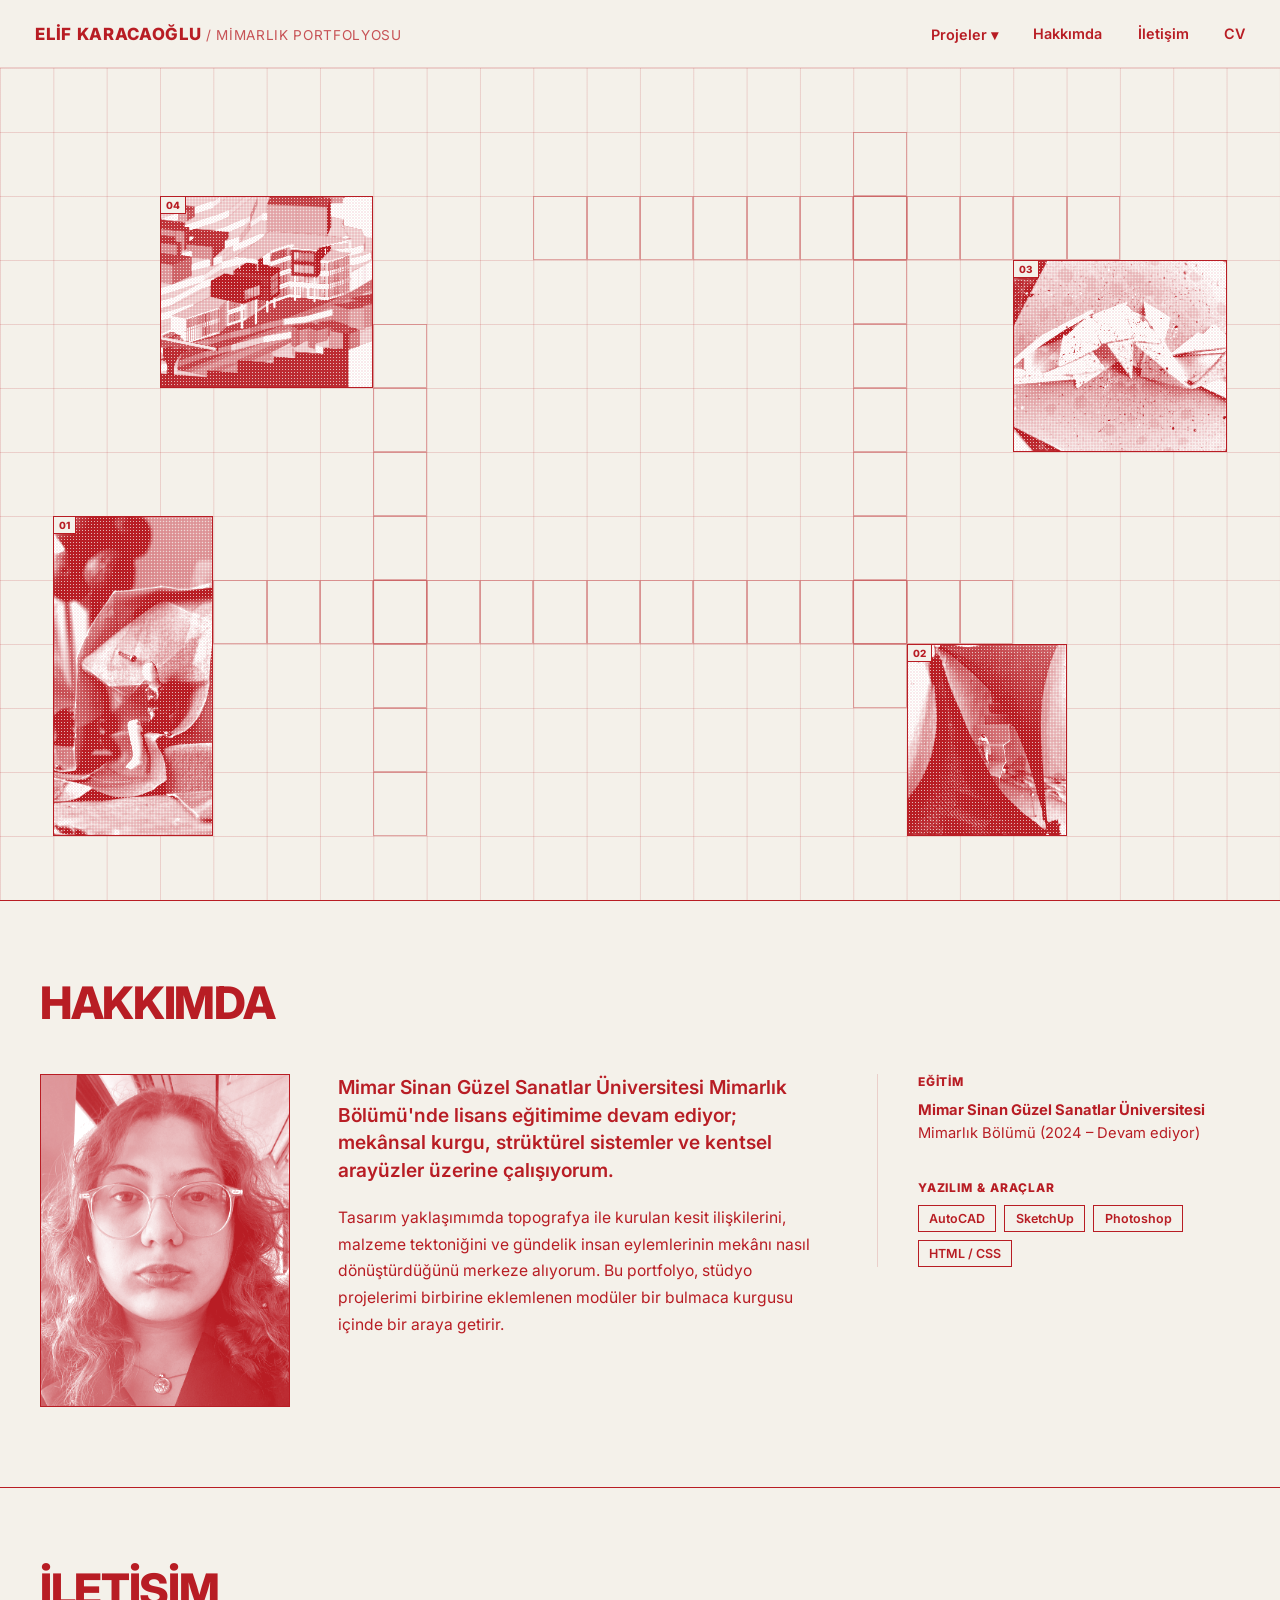
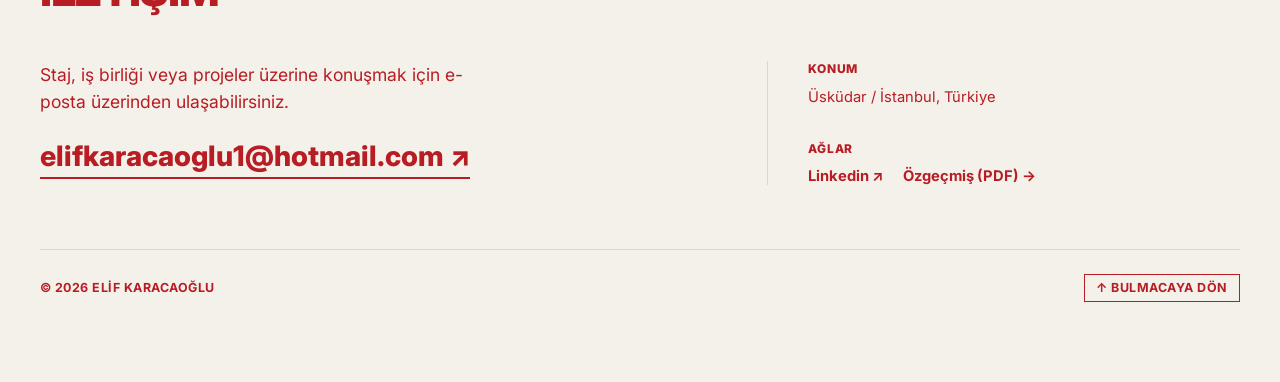
<file: index.html>
<!DOCTYPE html>
<html lang="tr">
<head>
  <meta charset="UTF-8">
  <meta name="viewport" content="width=device-width, initial-scale=1.0">
  <title>Elif Karacaoğlu | Mimari Portfolyo</title>
  <link rel="preconnect" href="https://fonts.googleapis.com">
  <link rel="preconnect" href="https://fonts.gstatic.com" crossorigin>
  <link href="https://fonts.googleapis.com/css2?family=Inter:wght@400;500;700;800&display=swap" rel="stylesheet">
  <link rel="stylesheet" href="styles.css">
</head>
<body id="ust">

  <!-- ÜST MENÜ -->
  <header class="top-nav">
    <input type="checkbox" id="menu-toggle" class="menu-toggle">
    <label for="menu-toggle" class="hamburger" aria-label="Menüyü Aç">
      <span></span>
      <span></span>
      <span></span>
    </label>

    <a href="#ust" class="brand-name">ELİF KARACAOĞLU <span class="brand-sub">/ MİMARLIK PORTFOLYOSU</span></a>

    <nav class="nav-links">
      <div class="dropdown">
        <button class="drop-btn">Projeler ▾</button>
        <div class="dropdown-content">
          <a href="eylemleri-bukmek.html">01. Eylemleri Bükmek</a>
          <a href="parazit-membranlar.html">02. Parazit Membranlar</a>
          <a href="denge-kabugu.html">03. Denge Kabuğu</a>
          <a href="derkenar.html">04. Derkenar</a>
        </div>
      </div>
      <a href="#hakkimda">Hakkımda</a>
      <a href="#iletisim">İletişim</a>
      <!-- Aynı pencerede doğrudan PDF açar (cv.pdf dosyasını index.html yanına koymalısın) -->
      <a href="ElifKARACAOĞLU_CV.pdf" target="_blank">CV</a>
    </nav>
  </header>

  <!-- 1. EKRAN: TAM EKRAN 24x13 ÇENGEL BULMACA IZGARA ALANI -->
  <main class="crossword-grid">

    <!-- 01. EYLEMLERİ BÜKMEK -->
    <a href="eylemleri-bukmek.html" class="project-pair">
      <div class="image-block img-eylemler">
        <span class="img-tag">01</span>
        <img src="merhaba.jpeg" alt="Eylemleri Bükmek Projesi">
      </div>
      <div class="word-strip word-eylemler">
        <span class="letter-cell">E</span>
        <span class="letter-cell">Y</span>
        <span class="letter-cell">L</span>
        <span class="letter-cell">E</span>
        <span class="letter-cell">M</span>
        <span class="letter-cell">L</span>
        <span class="letter-cell">E</span>
        <span class="letter-cell">R</span>
        <span class="letter-cell">İ</span>
        <span class="letter-cell">B</span>
        <span class="letter-cell">Ü</span>
        <span class="letter-cell">K</span>
        <span class="letter-cell">M</span>
        <span class="letter-cell">E</span>
        <span class="letter-cell">K</span>
      </div>
    </a>

    <!-- 02. PARAZİT MEMBRANLAR -->
    <a href="parazit-membranlar.html" class="project-pair">
      <div class="image-block img-parazit">
        <span class="img-tag">02</span>
        <img src="dört.jpeg" alt="Parazit Membranlar Projesi">
      </div>
      <div class="word-strip word-parazit">
        <span class="letter-cell">P</span>
        <span class="letter-cell">A</span>
        <span class="letter-cell">R</span>
        <span class="letter-cell">A</span>
        <span class="letter-cell">Z</span>
        <span class="letter-cell">İ</span>
        <span class="letter-cell">T</span>
        <span class="letter-cell">M</span>
        <span class="letter-cell">.</span>
      </div>
    </a>

    <!-- 03. DENGE KABUĞU -->
    <a href="denge-kabugu.html" class="project-pair">
      <div class="image-block img-denge">
        <span class="img-tag">03</span>
        <img src="üç.jpg" alt="Denge Kabuğu Projesi">
      </div>
      <div class="word-strip word-denge">
        <span class="letter-cell">D</span>
        <span class="letter-cell">E</span>
        <span class="letter-cell">N</span>
        <span class="letter-cell">G</span>
        <span class="letter-cell">E</span>
        <span class="letter-cell">K</span>
        <span class="letter-cell">A</span>
        <span class="letter-cell">B</span>
        <span class="letter-cell">U</span>
        <span class="letter-cell">Ğ</span>
        <span class="letter-cell">U</span>
      </div>
    </a>

    <!-- 04. DERKENAR -->
    <a href="derkenar.html" class="project-pair">
      <div class="image-block img-derkenar">
        <span class="img-tag">04</span>
        <img src="model.jpg" alt="Derkenar Projesi">
      </div>
      <div class="word-strip word-derkenar">
        <span class="letter-cell">D</span>
        <span class="letter-cell">E</span>
        <span class="letter-cell">R</span>
        <span class="letter-cell">K</span>
        <span class="letter-cell">E</span>
        <span class="letter-cell">N</span>
        <span class="letter-cell">A</span>
        <span class="letter-cell">R</span>
      </div>
    </a>

  </main>

  <!-- 2. BÖLÜM: HAKKIMDA (SOLDA FOTOĞRAF + ORTADA METİN + SAĞDA EĞİTİM & ARAÇLAR) -->
  <section id="hakkimda" class="editorial-section">
    <div class="section-inner">
      <div class="section-header">
        <h2>HAKKIMDA</h2>
      </div>

      <div class="about-grid">
        <!-- SOL SÜTUN: PROFİL FOTOĞRAFI -->
        <div class="about-photo">
          <!-- Kendi fotoğrafını index.html ile aynı klasöre koyup adını buraya yaz -->
          <img src="kendim.jpeg" alt="Elif Karacaoğlu">
        </div>

        <!-- ORTA SÜTUN: BİYOGRAFİ METNİ -->
        <div class="about-bio">
          <p class="lead-text">
            Mimar Sinan Güzel Sanatlar Üniversitesi Mimarlık Bölümü'nde lisans eğitimime devam ediyor; mekânsal kurgu, strüktürel sistemler ve kentsel arayüzler üzerine çalışıyorum.
          </p>
          <p>
            Tasarım yaklaşımımda topografya ile kurulan kesit ilişkilerini, malzeme tektoniğini ve gündelik insan eylemlerinin mekânı nasıl dönüştürdüğünü merkeze alıyorum. Bu portfolyo, stüdyo projelerimi birbirine eklemlenen modüler bir bulmaca kurgusu içinde bir araya getirir.
          </p>
        </div>

        <!-- SAĞ SÜTUN: EĞİTİM VE YAZILIMLAR -->
        <div class="about-meta">
          <div class="meta-group">
            <h3>EĞİTİM</h3>
            <p><strong>Mimar Sinan Güzel Sanatlar Üniversitesi</strong><br>Mimarlık Bölümü (2024 – Devam ediyor)</p>
          </div>

          <div class="meta-group">
            <h3>YAZILIM & ARAÇLAR</h3>
            <ul class="tag-list">
              <li>AutoCAD</li>
              <li>SketchUp</li>
              <li>Photoshop</li>
              <li>HTML / CSS</li>
            </ul>
          </div>
        </div>
      </div>
    </div>
  </section>

  <!-- 3. BÖLÜM: İLETİŞİM -->
  <section id="iletisim" class="editorial-section contact-section">
    <div class="section-inner">
      <div class="section-header">
        <h2>İLETİŞİM</h2>
      </div>

      <div class="contact-grid">
        <div class="contact-statement">
          <p>Staj, iş birliği veya projeler üzerine konuşmak için e-posta üzerinden ulaşabilirsiniz.</p>
          <a href="mailto:elifkaracaoglu1@hotmail.com" class="mail-link">elifkaracaoglu1@hotmail.com ↗</a>
        </div>

        <div class="contact-links">
          <div class="meta-group">
            <h3>KONUM</h3>
            <p>Üsküdar / İstanbul, Türkiye</p>
          </div>
          <div class="meta-group">
            <h3>AĞLAR</h3>
            <div class="social-row">
              <a href="https://www.linkedin.com/in/elif-karacaoğlu-8b605b373" target="_blank" rel="noopener">Linkedin ↗</a>
              <a href="cv.pdf">Özgeçmiş (PDF) →</a>
            </div>
          </div>
        </div>
      </div>

      <footer class="bottom-bar">
        <span>© 2026 ELİF KARACAOĞLU</span>
        <a href="#ust" class="back-to-top">↑ BULMACAYA DÖN</a>
      </footer>
    </div>
  </section>

</body>
</html>
</file>
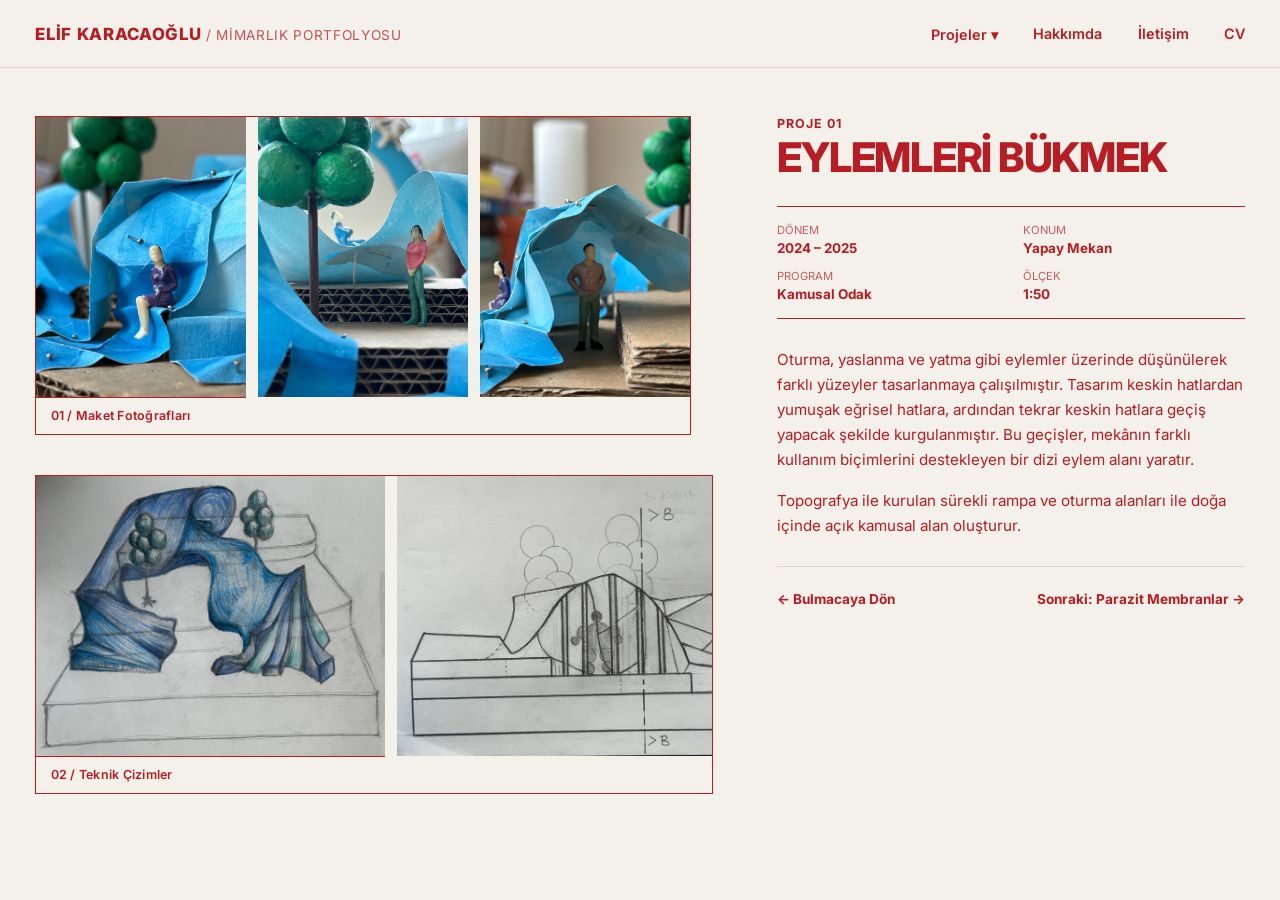
<file: eylemleri-bukmek.html>
<!DOCTYPE html>
<html lang="tr">
<head>
  <meta charset="UTF-8">
  <meta name="viewport" content="width=device-width, initial-scale=1.0">
  <title>01. Eylemleri Bükmek | Elif Karacaoğlu</title>
  <link rel="preconnect" href="https://fonts.googleapis.com">
  <link rel="preconnect" href="https://fonts.gstatic.com" crossorigin>
  <link href="https://fonts.googleapis.com/css2?family=Inter:wght@400;500;600;700;800&display=swap" rel="stylesheet">
  <link rel="stylesheet" href="styles.css">
</head>
<body>

  <!-- ÜST MENÜ -->
  <header class="top-nav">
    <input type="checkbox" id="menu-toggle" class="menu-toggle">
    <label for="menu-toggle" class="hamburger" aria-label="Menüyü Aç">
      <span></span>
      <span></span>
      <span></span>
    </label>

    <a href="index.html" class="brand-name">ELİF KARACAOĞLU <span class="brand-sub">/ MİMARLIK PORTFOLYOSU</span></a>

    <nav class="nav-links">
      <div class="dropdown">
        <button class="drop-btn">Projeler ▾</button>
        <div class="dropdown-content">
          <a href="eylemleri-bukmek.html" class="active-link">01. Eylemleri Bükmek</a>
          <a href="parazit-membranlar.html">02. Parazit Membranlar</a>
          <a href="denge-kabugu.html">03. Denge Kabuğu</a>
          <a href="derkenar.html">04. Derkenar</a>
        </div>
      </div>
      <a href="index.html#hakkimda">Hakkımda</a>
      <a href="index.html#iletisim">İletişim</a>
      <a href="cv.pdf">CV</a>
    </nav>
  </header>

  <!-- PROJE DETAY ALANI -->
  <main class="project-detail-container">

    <!-- SOL SÜTUN: GÖRSELLER -->
    <section class="detail-gallery">
      <figure class="detail-figure">
        <img src="merhaba.jpeg" alt="Eylemleri Bükmek — Ana Görünüm">
        <img src="foto1.jpeg" alt="Eylemleri Bükmek — Ana Görünüm">
        <img src="foto2.jpeg" alt="Eylemleri Bükmek — Ana Görünüm">
        <figcaption>01 / Maket Fotoğrafları</figcaption>
      </figure>

      <figure class="detail-figure">
        <img src="eskiz.jpeg" alt="Eylemleri Bükmek — Plan ve Kesit">
        <img src="görünüş.jpeg" alt="Eylemleri Bükmek — Plan ve Kesit">
        <img src="görünüş 2.jpeg" alt="Eylemleri Bükmek — Plan ve Kesit">
        <img src="görünüş 3.jpeg" alt="Eylemleri Bükmek — Plan ve Kesit">
        <figcaption>02 / Teknik Çizimler</figcaption>
      </figure>
    </section>

    <!-- SAĞ SÜTUN: PROJE BİLGİSİ -->
    <aside class="detail-info">
      <div>
        <p class="detail-kicker">PROJE 01</p>
        <h1 class="detail-title">EYLEMLERİ BÜKMEK</h1>
      </div>

      <div class="spec-list">
        <div class="spec-item">
          <span>Dönem</span>
          <strong>2024 – 2025</strong>
        </div>
        <div class="spec-item">
          <span>Konum</span>
          <strong>Yapay Mekan</strong>
        </div>
        <div class="spec-item">
          <span>Program</span>
          <strong>Kamusal Odak</strong>
        </div>
        <div class="spec-item">
          <span>Ölçek</span>
          <strong>1:50</strong>
        </div>
      </div>

      <div class="detail-description">
        <p>
          Oturma, yaslanma ve yatma gibi eylemler üzerinde düşünülerek farklı yüzeyler tasarlanmaya çalışılmıştır. Tasarım keskin hatlardan yumuşak eğrisel hatlara, ardından tekrar keskin hatlara geçiş yapacak şekilde kurgulanmıştır. Bu geçişler, mekânın farklı kullanım biçimlerini destekleyen bir dizi eylem alanı yaratır.
        </p>
        <p>
          Topografya ile kurulan sürekli rampa ve oturma alanları ile doğa içinde açık kamusal alan oluşturur.
        </p>
      </div>

      <div class="detail-nav-footer">
        <a href="index.html">← Bulmacaya Dön</a>
        <a href="parazit-membranlar.html">Sonraki: Parazit Membranlar →</a>
      </div>
    </aside>

  </main>

</body>
</html>
</file>
<file: styles.css>
:root {
  --bg-paper: #F4F1EA;                   /* Sıcak kağıt zemini */
  --ink-red: #B81D24;                    /* Monokrom baskı kırmızısı */
  --grid-faint: rgba(184, 29, 36, 0.16); /* Silik arka plan ızgarası */
  --nav-height: 68px;
}

* {
  box-sizing: border-box;
  margin: 0;
  padding: 0;
}

/* =========================================================
   YUMUŞAK KAYDIRMA VE TEMEL SAYFA YAPISI
   ========================================================= */
html {
  scroll-behavior: smooth;
  background-color: var(--bg-paper);
}

body {
  width: 100%;
  overflow-x: hidden;
  background-color: var(--bg-paper);
  color: var(--ink-red);
  font-family: 'Inter', -apple-system, BlinkMacSystemFont, sans-serif;
}

/* =========================================================
   ÜST MENÜ (YAPIŞKAN NAVBAR)
   ========================================================= */
.top-nav {
  height: var(--nav-height);
  width: 100%;
  background-color: var(--bg-paper);
  border-bottom: 1px solid var(--grid-faint);
  padding: 0 2.2rem;
  display: flex;
  align-items: center;
  justify-content: space-between;
  position: sticky;
  top: 0;
  z-index: 30;
}

.brand-name {
  text-decoration: none;
  color: var(--ink-red);
  font-weight: 800;
  font-size: 1.05rem;
  letter-spacing: 0.04em;
}

.brand-sub {
  font-weight: 400;
  font-size: 0.85rem;
  opacity: 0.75;
}

.nav-links {
  display: flex;
  align-items: center;
  gap: 2.2rem;
}

.nav-links a, .drop-btn {
  text-decoration: none;
  color: var(--ink-red);
  font-size: 0.9rem;
  font-weight: 600;
  background: none;
  border: none;
  cursor: pointer;
  font-family: inherit;
  transition: opacity 0.2s ease;
}

.nav-links a:hover, .drop-btn:hover {
  opacity: 0.6;
}

.dropdown {
  position: relative;
  display: inline-block;
}

.dropdown-content {
  display: none;
  position: absolute;
  right: 0;
  top: 100%;
  padding-top: 0.75rem;
  min-width: 220px;
  z-index: 40;
}

.dropdown-content a {
  display: block;
  background-color: var(--bg-paper);
  border: 1px solid var(--ink-red);
  border-bottom: none;
  padding: 0.65rem 0.9rem;
  font-size: 0.82rem;
}

.dropdown-content a:last-child {
  border-bottom: 1px solid var(--ink-red);
}

.dropdown-content a:hover {
  background-color: var(--ink-red);
  color: var(--bg-paper);
  opacity: 1;
}

.dropdown:hover .dropdown-content {
  display: block;
}

.menu-toggle, .hamburger {
  display: none;
}

/* =========================================================
   1. EKRAN: 24x13 TAM EKRAN ÇENGEL BULMACA IZGARA ALANI
   ========================================================= */
.crossword-grid {
  width: 100%;
  height: calc(100vh - var(--nav-height));
  display: grid;
  grid-template-columns: repeat(24, 1fr);
  grid-template-rows: repeat(13, 1fr);
  position: relative;

  background-image:
    linear-gradient(to right, var(--grid-faint) 1px, transparent 1px),
    linear-gradient(to bottom, var(--grid-faint) 1px, transparent 1px);
  background-size: calc(100% / 24) calc(100% / 13);
}

.project-pair {
  display: contents;
  text-decoration: none;
  color: inherit;
}

.word-strip {
  display: grid;
  z-index: 5;
}

/* Başlangıçta harfler gizli, sadece boş bulmaca kutuları görünür */
.letter-cell {
  display: flex;
  align-items: center;
  justify-content: center;
  font-weight: 800;
  font-size: clamp(0.95rem, 1.45vw, 1.55rem);
  color: transparent;
  border: 1px solid rgba(184, 29, 36, 0.35);
  text-transform: uppercase;
  user-select: none;
  transition: background-color 0.25s ease, color 0.25s ease, border-color 0.25s ease;
}

/* Fotoğrafın üzerine gelindiğinde arka plan zeminle aynı kalır, harfler kırmızı görünür */
.image-block:hover + .word-strip .letter-cell {
  background-color: var(--bg-paper);
  color: var(--ink-red);
  border-color: var(--ink-red);
}

/* =========================================================
   NOKTALAŞMIŞ (HALFTONE / RISOGRAPH) KIRMIZI FOTOĞRAF KUTULARI
   ========================================================= */
.image-block {
  border: 1px solid var(--ink-red);
  overflow: hidden;
  background-color: var(--ink-red);
  position: relative;
  z-index: 2;
  transition: background-color 0.35s ease;
}

.img-tag {
  position: absolute;
  top: 0;
  left: 0;
  background-color: var(--bg-paper);
  color: var(--ink-red);
  border-right: 1px solid var(--ink-red);
  border-bottom: 1px solid var(--ink-red);
  padding: 2px 5px;
  font-size: 0.62rem;
  font-weight: 800;
  z-index: 4;
}

.image-block img {
  width: 100%;
  height: 100%;
  object-fit: cover;
  display: block;
  filter: grayscale(100%) contrast(175%) brightness(112%);
  mix-blend-mode: screen;
  transition: filter 0.35s ease, transform 0.4s ease;
}

.image-block::after {
  content: "";
  position: absolute;
  inset: 0;
  pointer-events: none;
  background-image:
    radial-gradient(rgba(244, 241, 234, 0.72) 1px, transparent 1px),
    radial-gradient(rgba(184, 29, 36, 0.35) 1px, transparent 1px);
  background-size: 3px 3px;
  background-position: 0 0, 1.5px 1.5px;
  z-index: 3;
  transition: opacity 0.35s ease;
}

.project-pair:hover .image-block {
  background-color: transparent;
}

.project-pair:hover .image-block img {
  filter: grayscale(0%) contrast(100%) brightness(100%);
  mix-blend-mode: normal;
  transform: scale(1.03);
}

.project-pair:hover .image-block::after {
  opacity: 0;
}

/* =========================================================
   ÇİZİMDEKİ KOORDİNAT YERLEŞİMLERİ (24x13)
   ========================================================= */
.img-eylemler {
  grid-column: 2 / 5;
  grid-row: 8 / 13;
}
.word-eylemler {
  grid-column: 5 / 20;
  grid-row: 9;
  grid-template-columns: repeat(15, 1fr);
}

.img-parazit {
  grid-column: 18 / 21;
  grid-row: 10 / 13;
}
.word-parazit {
  grid-column: 17;
  grid-row: 2 / 11;
  grid-template-rows: repeat(9, 1fr);
}

.img-denge {
  grid-column: 20 / 24;
  grid-row: 4 / 7;
}
.word-denge {
  grid-column: 11 / 22;
  grid-row: 3;
  grid-template-columns: repeat(11, 1fr);
}

.img-derkenar {
  grid-column: 4 / 8;
  grid-row: 3 / 6;
}
.word-derkenar {
  grid-column: 8;
  grid-row: 5 / 13;
  grid-template-rows: repeat(8, 1fr);
}

/* =========================================================
   IZGARA SONRASI BÖLÜMLER: HAKKIMDA VE İLETİŞİM
   ========================================================= */
.editorial-section {
  width: 100%;
  border-top: 1px solid var(--ink-red);
  padding: 5rem 2.2rem;
  scroll-margin-top: var(--nav-height);
}

.section-inner {
  max-width: 1200px;
  margin: 0 auto;
}

.section-header {
  margin-bottom: 3rem;
}

.section-index {
  display: block;
  font-size: 0.75rem;
  font-weight: 700;
  letter-spacing: 0.08em;
  margin-bottom: 0.4rem;
}

.section-header h2 {
  font-size: clamp(2rem, 3.5vw, 3.2rem);
  font-weight: 800;
  letter-spacing: -0.03em;
  line-height: 1;
}

/* Hakkımda 3 Sütunlu Düzen (Sol: Fotoğraf / Orta: Metin / Sağ: Eğitim & Araçlar) */
.about-grid {
  display: grid;
  grid-template-columns: 250px 1.35fr 1fr;
  gap: 3rem;
  align-items: start;
}

.about-photo {
  width: 100%;
  aspect-ratio: 3 / 4;
  border: 1px solid var(--ink-red);
  background-color: var(--ink-red);
  overflow: hidden;
  position: relative;
}

.about-photo img {
  width: 100%;
  height: 100%;
  object-fit: cover;
  display: block;
  filter: grayscale(100%) contrast(135%) brightness(106%);
  mix-blend-mode: screen;
  transition: filter 0.35s ease, mix-blend-mode 0.35s ease;
}

/* Fotoğrafın üzerine gelindiğinde gerçek renklerine döner */
.about-photo:hover {
  background-color: transparent;
}

.about-photo:hover img {
  filter: grayscale(0%) contrast(100%) brightness(100%);
  mix-blend-mode: normal;
}

.about-bio {
  display: flex;
  flex-direction: column;
  gap: 1.25rem;
  font-size: 0.98rem;
  line-height: 1.7;
}

.about-bio .lead-text {
  font-size: 1.2rem;
  font-weight: 600;
  line-height: 1.45;
}

.about-meta {
  display: flex;
  flex-direction: column;
  gap: 2.2rem;
  border-left: 1px solid var(--grid-faint);
  padding-left: 2.5rem;
}

.meta-group h3 {
  font-size: 0.75rem;
  font-weight: 800;
  letter-spacing: 0.08em;
  margin-bottom: 0.65rem;
}

.meta-group p {
  font-size: 0.92rem;
  line-height: 1.55;
}

.tag-list {
  list-style: none;
  display: flex;
  flex-wrap: wrap;
  gap: 0.5rem;
}

.tag-list li {
  border: 1px solid var(--ink-red);
  padding: 0.3rem 0.65rem;
  font-size: 0.78rem;
  font-weight: 600;
}

/* İletişim Bölümü */
.contact-grid {
  display: grid;
  grid-template-columns: 1.4fr 1fr;
  gap: 4rem;
  padding-bottom: 4rem;
}

.contact-statement p {
  font-size: 1.1rem;
  line-height: 1.55;
  max-width: 460px;
  margin-bottom: 1.5rem;
}

.mail-link {
  display: inline-block;
  font-size: clamp(1.2rem, 2.2vw, 1.95rem);
  font-weight: 800;
  color: var(--ink-red);
  text-decoration: none;
  border-bottom: 2px solid var(--ink-red);
  padding-bottom: 0.25rem;
  transition: background-color 0.2s ease, color 0.2s ease;
}

.mail-link:hover {
  background-color: var(--ink-red);
  color: var(--bg-paper);
}

.contact-links {
  display: flex;
  flex-direction: column;
  gap: 2rem;
  border-left: 1px solid var(--grid-faint);
  padding-left: 2.5rem;
}

.social-row {
  display: flex;
  flex-wrap: wrap;
  gap: 1.25rem;
}

.social-row a {
  color: var(--ink-red);
  text-decoration: none;
  font-size: 0.92rem;
  font-weight: 700;
}

.social-row a:hover {
  text-decoration: underline;
}

/* Alt Bilgi ve Yukarı Dönüş Çubuğu */
.bottom-bar {
  border-top: 1px solid var(--grid-faint);
  padding-top: 1.5rem;
  display: flex;
  justify-content: space-between;
  align-items: center;
  font-size: 0.78rem;
  font-weight: 700;
  letter-spacing: 0.04em;
}

.back-to-top {
  color: var(--ink-red);
  text-decoration: none;
  padding: 0.35rem 0.7rem;
  border: 1px solid var(--ink-red);
  transition: background-color 0.2s ease, color 0.2s ease;
}

.back-to-top:hover {
  background-color: var(--ink-red);
  color: var(--bg-paper);
}

/* =========================================================
   PROJE DETAY SAYFASI DÜZENİ (FOTOĞRAF YANINA YAZI)
   ========================================================= */

.project-detail-container {
  max-width: 1360px;
  width: 100%;
  margin: 0 auto;
  padding: 3rem 2.2rem 5rem;
  display: grid;
  grid-template-columns: minmax(0, 1.45fr) 1fr; /* Yatay kaydırmanın taşmasını kesin olarak önler */
  gap: 4rem;
  align-items: start;
}

.detail-gallery {
  display: flex;
  flex-direction: column; /* Kategorileri alt alta dizer */
  gap: 2.5rem;
  width: 100%;
  min-width: 0;
}

/* Her kategori kutusu kendi içinde sağa doğru kaydırılır */
.detail-figure {
  display: inline-grid;
  grid-auto-flow: column;
  grid-template-rows: auto auto;
  column-gap: 0.75rem;
  width: fit-content;
  max-width: 100%; /* Sütun genişliğini aştığı anda yatay kaydırmayı başlatır */
  overflow-x: auto;
  border: 1px solid var(--ink-red);
  background-color: var(--bg-paper);
  scroll-snap-type: x mandatory;
  scrollbar-width: thin;
  scrollbar-color: var(--ink-red) transparent;
}

.detail-figure::-webkit-scrollbar {
  height: 5px;
}

.detail-figure::-webkit-scrollbar-track {
  background: var(--grid-faint);
}

.detail-figure::-webkit-scrollbar-thumb {
  background: var(--ink-red);
}

.detail-figure img {
  grid-row: 1;
  height: 360px;
  width: auto;
  display: block;
  scroll-snap-align: start;
}

.detail-figure figcaption {
  grid-row: 2;
  grid-column: 1 / -1;
  padding: 0.65rem 0.9rem;
  font-size: 0.78rem;
  font-weight: 600;
  border-top: 1px solid var(--ink-red);
  letter-spacing: 0.02em;
}

.detail-info {
  position: sticky;
  top: calc(var(--nav-height) + 3rem);
  display: flex;
  flex-direction: column;
  gap: 1.75rem;
}

.detail-kicker {
  font-size: 0.78rem;
  font-weight: 700;
  letter-spacing: 0.08em;
  text-transform: uppercase;
}

.detail-title {
  font-size: clamp(2rem, 3.2vw, 3rem);
  font-weight: 800;
  line-height: 1.02;
  letter-spacing: -0.03em;
  margin-top: 0.35rem;
}

.spec-list {
  border-top: 1px solid var(--ink-red);
  border-bottom: 1px solid var(--ink-red);
  padding: 1rem 0;
  display: grid;
  grid-template-columns: 1fr 1fr;
  gap: 0.85rem 1.5rem;
  font-size: 0.84rem;
}

.spec-item span {
  display: block;
  font-size: 0.7rem;
  text-transform: uppercase;
  opacity: 0.7;
  margin-bottom: 0.15rem;
}

.detail-description {
  font-size: 0.95rem;
  line-height: 1.65;
  display: flex;
  flex-direction: column;
  gap: 1rem;
}

.detail-nav-footer {
  display: flex;
  justify-content: space-between;
  padding-top: 1.5rem;
  border-top: 1px solid var(--grid-faint);
  font-size: 0.85rem;
  font-weight: 700;
}

.detail-nav-footer a {
  color: var(--ink-red);
  text-decoration: none;
}

.detail-nav-footer a:hover {
  text-decoration: underline;
}

/* =========================================================
   MOBİL UYUMLULUK (768px ve altı)
   ========================================================= */
@media (max-width: 768px) {
  .top-nav {
    padding: 0 1.25rem;
  }

  .brand-sub {
    display: none;
  }

  .hamburger {
    display: flex;
    flex-direction: column;
    justify-content: space-between;
    width: 24px;
    height: 16px;
    cursor: pointer;
  }

  .hamburger span {
    display: block;
    height: 2px;
    width: 100%;
    background-color: var(--ink-red);
  }

  .nav-links {
    display: none;
    position: absolute;
    top: var(--nav-height);
    left: 0;
    width: 100%;
    background-color: var(--bg-paper);
    border-bottom: 1px solid var(--ink-red);
    flex-direction: column;
    align-items: flex-start;
    padding: 1.25rem;
    gap: 1rem;
  }

  .menu-toggle:checked ~ .nav-links {
    display: flex;

  }

/* Mobil menüde Projeler listesinin sola taşmasını önler ve alta doğru açar */
  .dropdown {
    width: 100%;
  }

  .dropdown-content {
    position: static;
    width: 100%;
    min-width: unset;
    padding-top: 0.6rem;
    padding-left: 0.75rem;
  }

  .dropdown:hover .dropdown-content,
  .dropdown:focus-within .dropdown-content {
    display: block;
  }

 /* MOBİL DİKEY 18x26 ÇENGEL BULMACA DÜZENİ */
  .crossword-grid {
    height: calc(100svh - var(--nav-height));
    min-height: 620px;
    grid-template-columns: repeat(19, 1fr);
    grid-template-rows: repeat(26, 1fr);
    background-size: calc(100% / 19) calc(100% / 26);
  }

/* Mobilde dokunmatik ekran olduğu için harfler her zaman görünür kalır */
  .letter-cell {
    font-size: 0.72rem;
    color: var(--ink-red) !important;
    background-color: var(--bg-paper) !important;
    border-color: rgba(184, 29, 36, 0.35);
  }

  /* 01. EYLEMLERİ BÜKMEK */
  .img-eylemler {
    grid-column: 2 / 5;
    grid-row: 17 / 24;
  }
  .word-eylemler {
    grid-column: 2 / 17;
    grid-row: 16;
  }

  /* 02. PARAZİT MEMBRANLAR */
  .img-parazit {
    grid-column: 11 / 18;
    grid-row: 18 / 25;
  }
  .word-parazit {
    grid-column: 14;
    grid-row: 9 / 18;
  }

  /* 03. DENGE KABUĞU */
  .img-denge {
    grid-column: 12 / 18;
    grid-row: 3 / 9;
  }
  .word-denge {
    grid-column: 8 / 19;
    grid-row: 10;
  }

  /* 04. DERKENAR */
  .img-derkenar {
    grid-column: 2 / 7;
    grid-row: 6 / 12;
  }
  .word-derkenar {
    grid-column: 5;
    grid-row: 12 / 20;
  }

  .editorial-section {
    padding: 3.5rem 1.25rem;
  }

  .about-grid,
  .contact-grid,
  .project-detail-container {
    grid-template-columns: 1fr;
    gap: 2.2rem;
  }

  .about-photo {
    max-width: 240px;
  }

  .about-meta,
  .contact-links {
    border-left: none;
    border-top: 1px solid var(--grid-faint);
    padding-left: 0;
    padding-top: 1.75rem;
  }

  .detail-info {
    position: static;
  }
}

.detail-figure img {
    height: 280px;
  }
</file>
